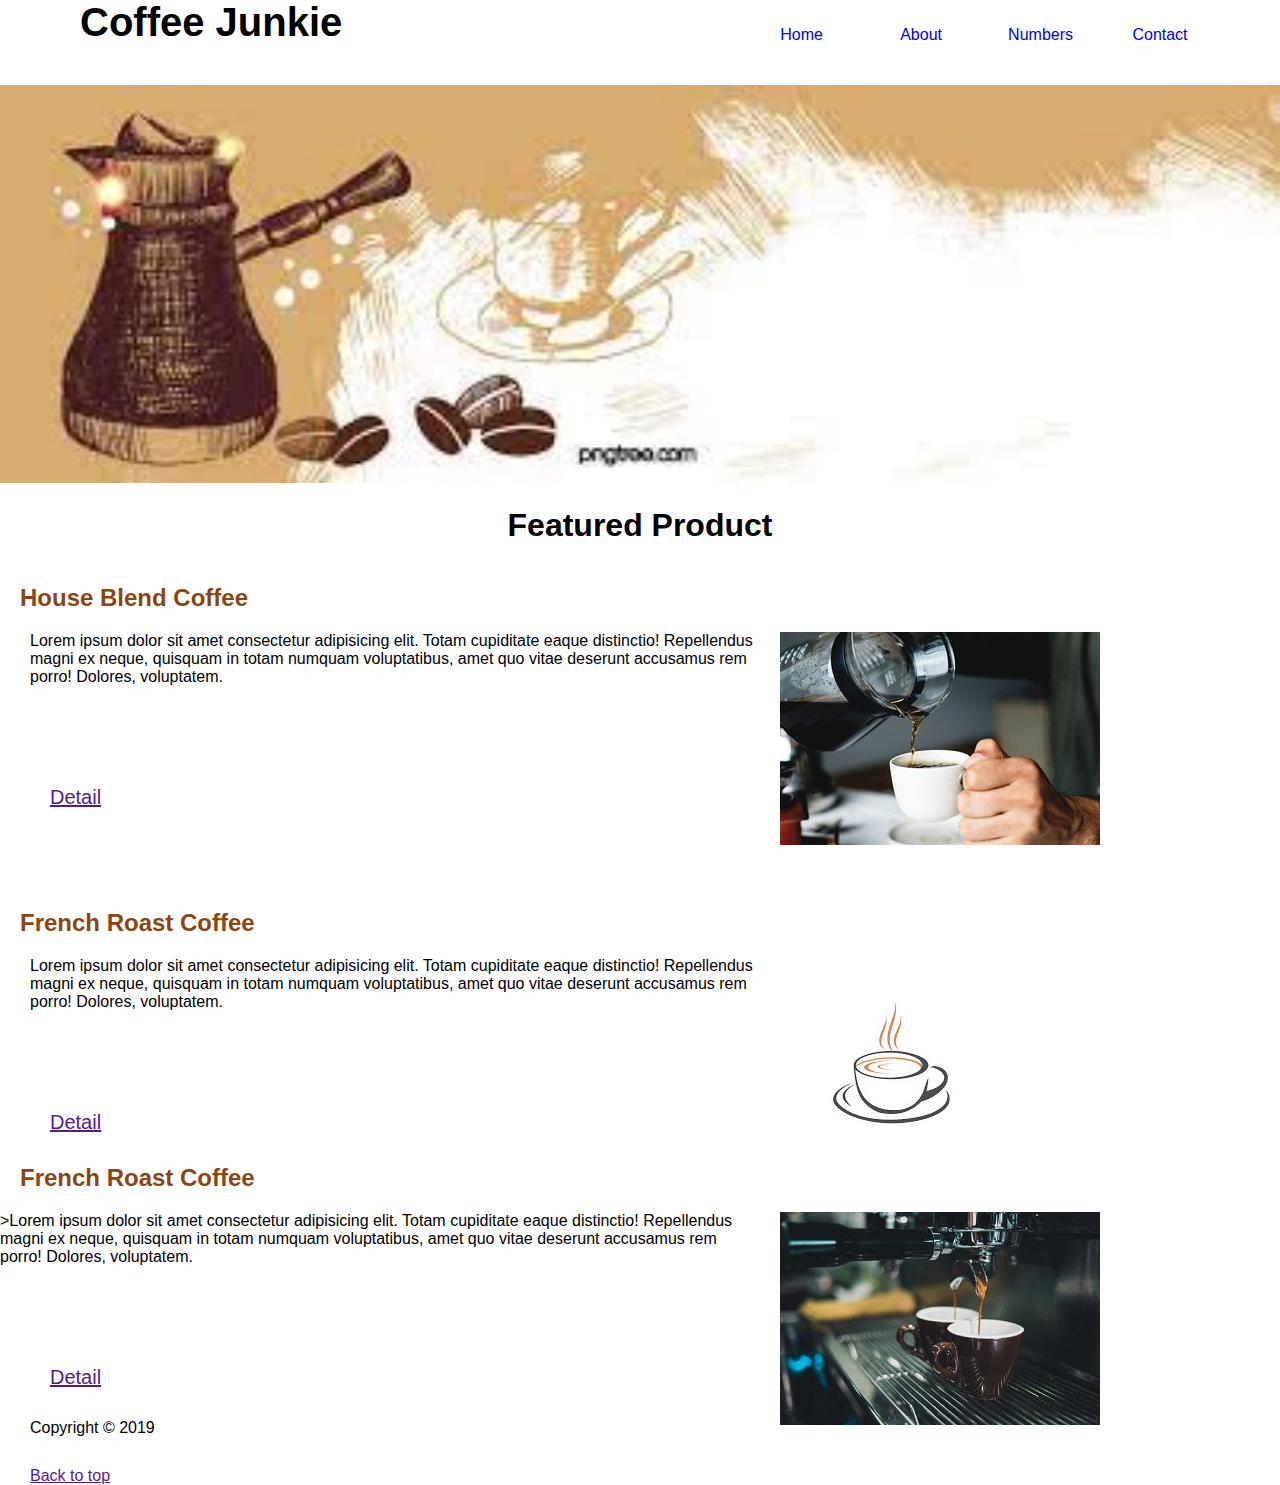
<file: index.html>
<!DOCTYPE html>
<html lang="en">
<head>
    <meta charset="UTF-8">
    <meta http-equiv="X-UA-Compatible" content="IE=edge">
    <meta name="viewport" content="width=, initial-scale=1.0">
    <title>Document</title>
    <link rel="stylesheet" href="index.css">
</head>
<body>
    <!-- <img width="300px" src="./images/692a0f0cdd1d2f43760c.jpg"> -->
    <h3>Coffee Junkie</h3>
    <ul>
        <li><a href="index.html">Home</a></li>
        <li><a href="about.html">About</a></li>
        <li><a href="numbers.html">Numbers</a></li>
        <li><a href="contact.html">Contact</a></li>
    </ul>
    <img width="100%" src="./images/tải xuống.jpg">
    <h1>Featured Product</h1>
    <h2>House Blend Coffee </h2>
    <div class="house-blend">
        <p style="float: right; width: 500px;padding-left: 20px;"><img src="./images/3596aabf78ae8af0d3bf.jpg"></p>
        <p style="margin-left:30px;">Lorem ipsum dolor sit amet consectetur adipisicing elit. Totam cupiditate eaque distinctio! 
            Repellendus magni ex neque, quisquam in totam numquam voluptatibus, amet quo vitae deserunt accusamus rem porro! Dolores, voluptatem.</p>
        <p style="margin-top:100px; margin-left: 50px;font-size: 20px;" ><a href="">Detail</a></p>
    </div>
    <h2 style="margin-top:100px;">French Roast Coffee</h2>
    <div>
        <p style="float: right; width: 500px;padding-left: 20px;"><img src="./images/c03ec9171b06e958b017.jpg"></p>
        <p style="margin-left:30px;">Lorem ipsum dolor sit amet consectetur adipisicing elit. Totam cupiditate eaque distinctio! 
            Repellendus magni ex neque, quisquam in totam numquam voluptatibus, amet quo vitae deserunt accusamus rem porro! Dolores, voluptatem.</p>
        <p style="margin-top:100px; margin-left: 50px;font-size: 20px;" ><a href="">Detail</a></p>
    </div>
    <h2>French Roast Coffee</h2>
    <div>
        <p style="float: right; width: 500px;padding-left: 20px;"><img src="./images/cda3c18a139be1c5b88a.jpg"></p>
        <p style="margin-left:30px;"></p>>Lorem ipsum dolor sit amet consectetur adipisicing elit. Totam cupiditate eaque distinctio! 
            Repellendus magni ex neque, quisquam in totam numquam voluptatibus, amet quo vitae deserunt accusamus rem porro! Dolores, voluptatem.</p>
        <p  style="margin-top:100px; margin-left: 50px;font-size: 20px;"><a href="">Detail</a></p>
    </div>
    <div>
        <p style="margin-top: 30px;margin-left: 30px;">Copyright &#169 2019</p>
        <p style="margin-top: 30px;margin-left: 30px;"><a href=""> Back to top</a></p>
    </div>
    
</body>
</html>
</file>
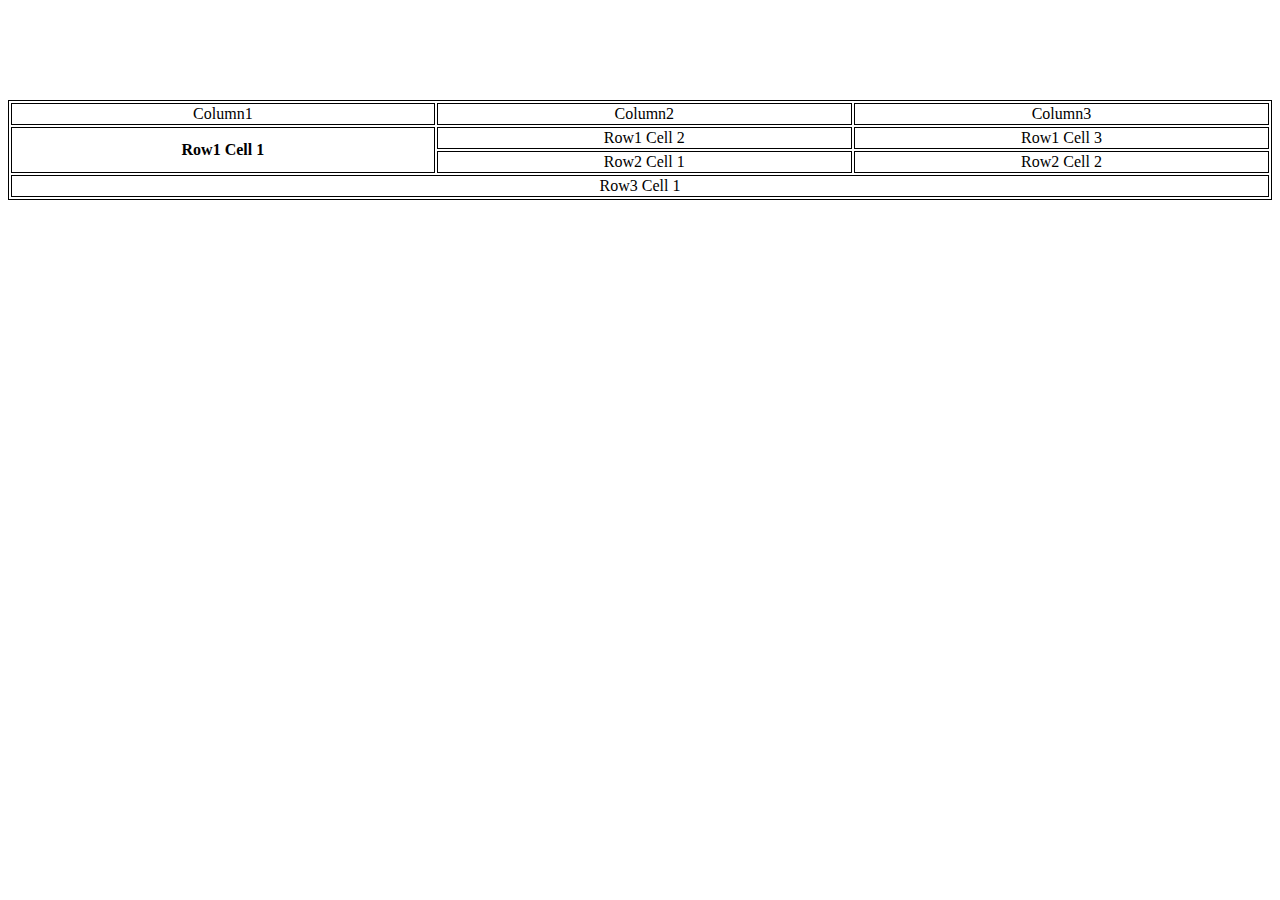
<file: Buoi1/index.html>
<!DOCTYPE html>
<html lang="en">
<head>
    <meta charset="UTF-8">
    <meta http-equiv="X-UA-Compatible" content="IE=edge">
    <meta name="viewport" content="width=device-width, initial-scale=1.0">
    <title>Table</title>
    <style>
    table{
        width: 100%;
        text-align: center;
        margin-top: 100px;
    }
    table, th, td   {
        border: 1px solid black;
    }
    </style>
</head>

<body>
    <table>
        <tr>
            <td>Column1</td>
            <td>Column2</td>
            <td>Column3</td>
        </tr>
        <tr>
            <th rowspan="2">Row1 Cell 1</th>
            <td>Row1 Cell 2</td>
            <td>Row1 Cell 3 </td>
        </tr>
        <tr >
            <td>Row2 Cell 1</td>
            <td>Row2 Cell 2</td>
        </tr>
        <tr>
            <td colspan="3" style="text-align: center;" >Row3 Cell 1</td>
        </tr>
    </table>
    
</body>
</html>
</file>
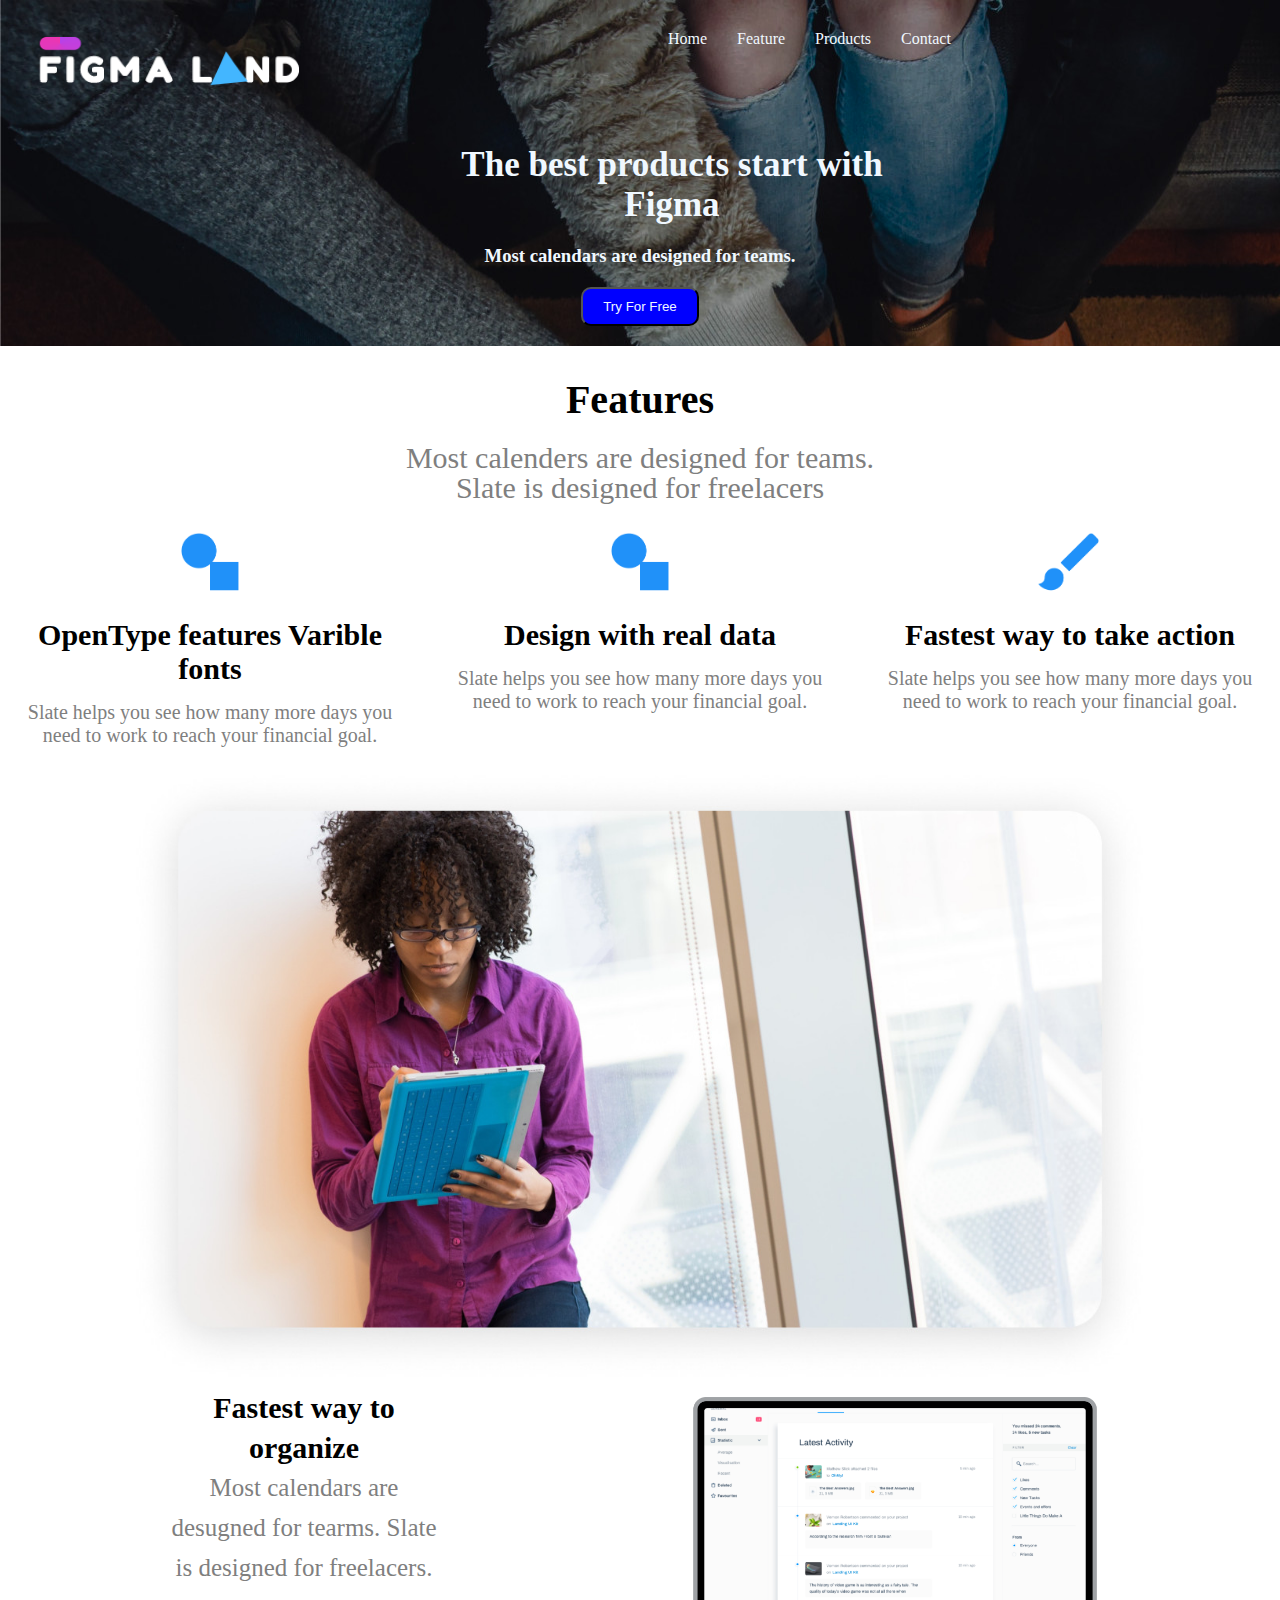
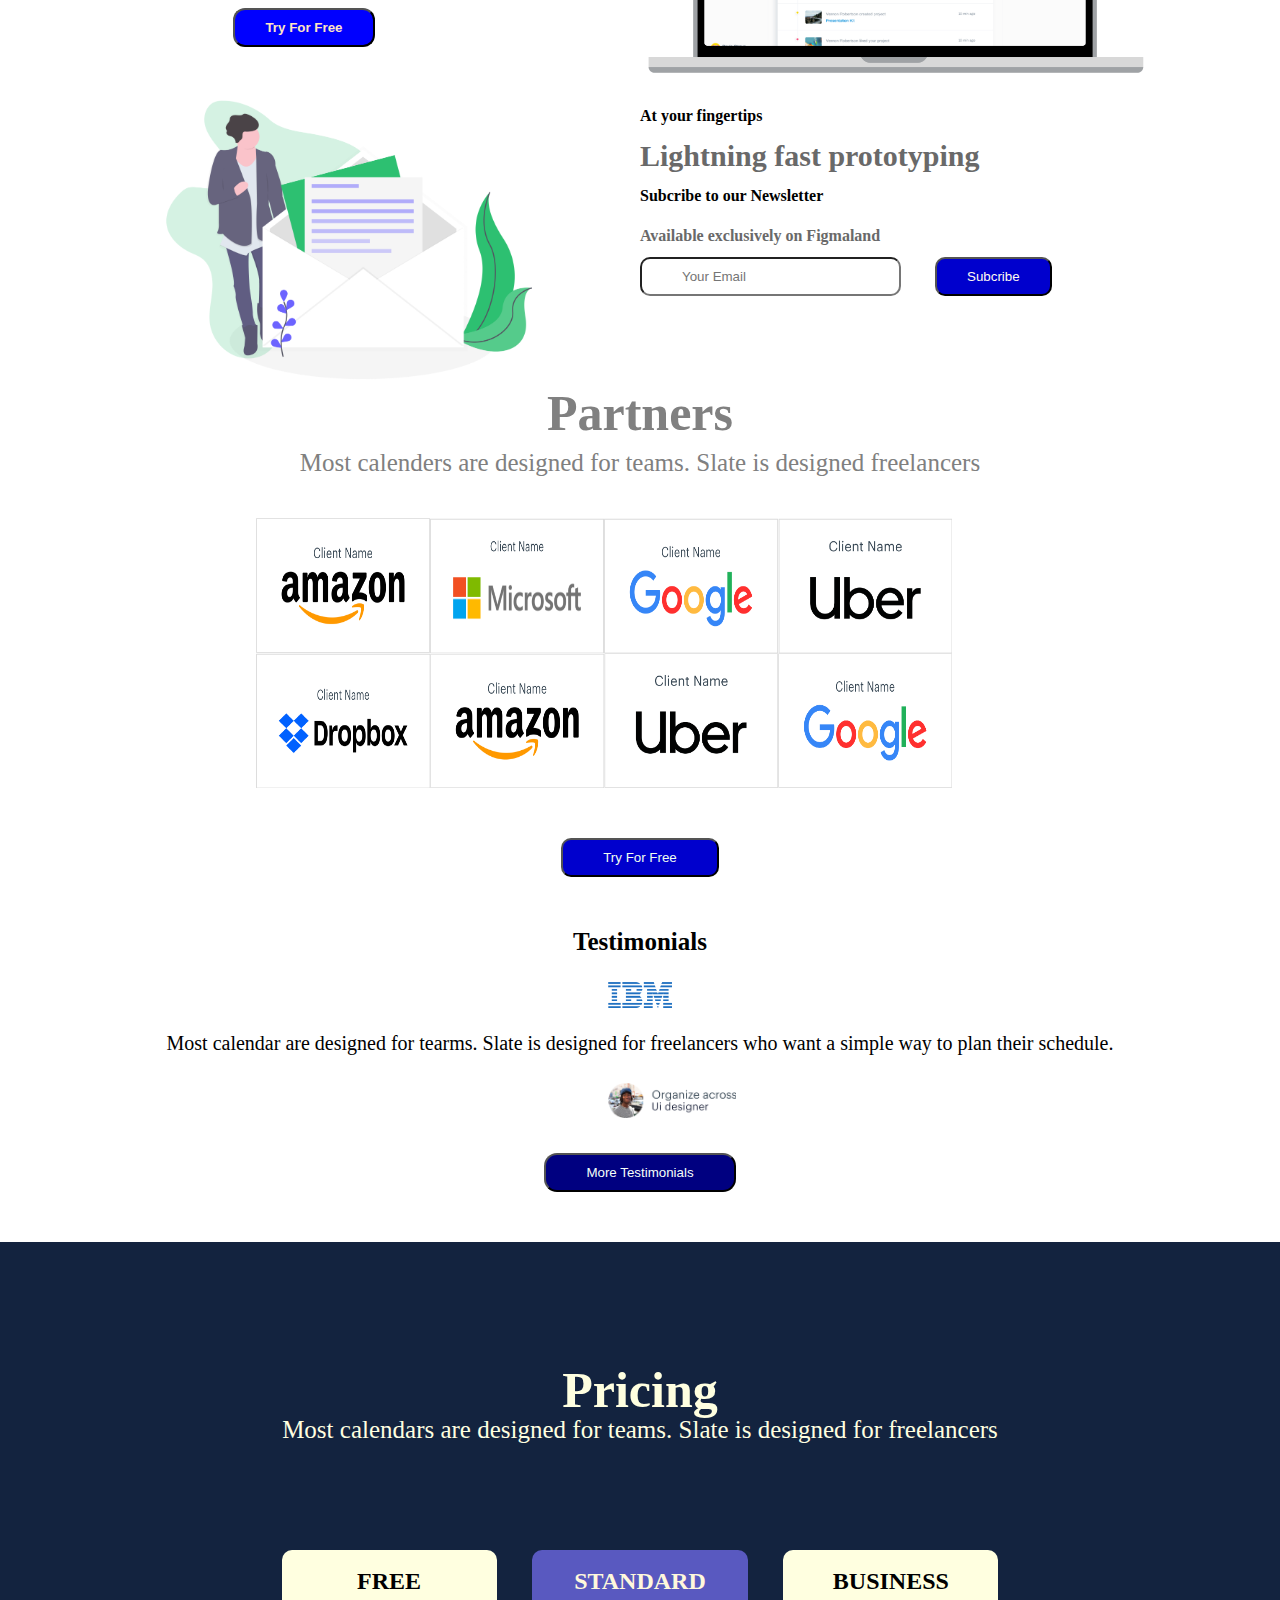
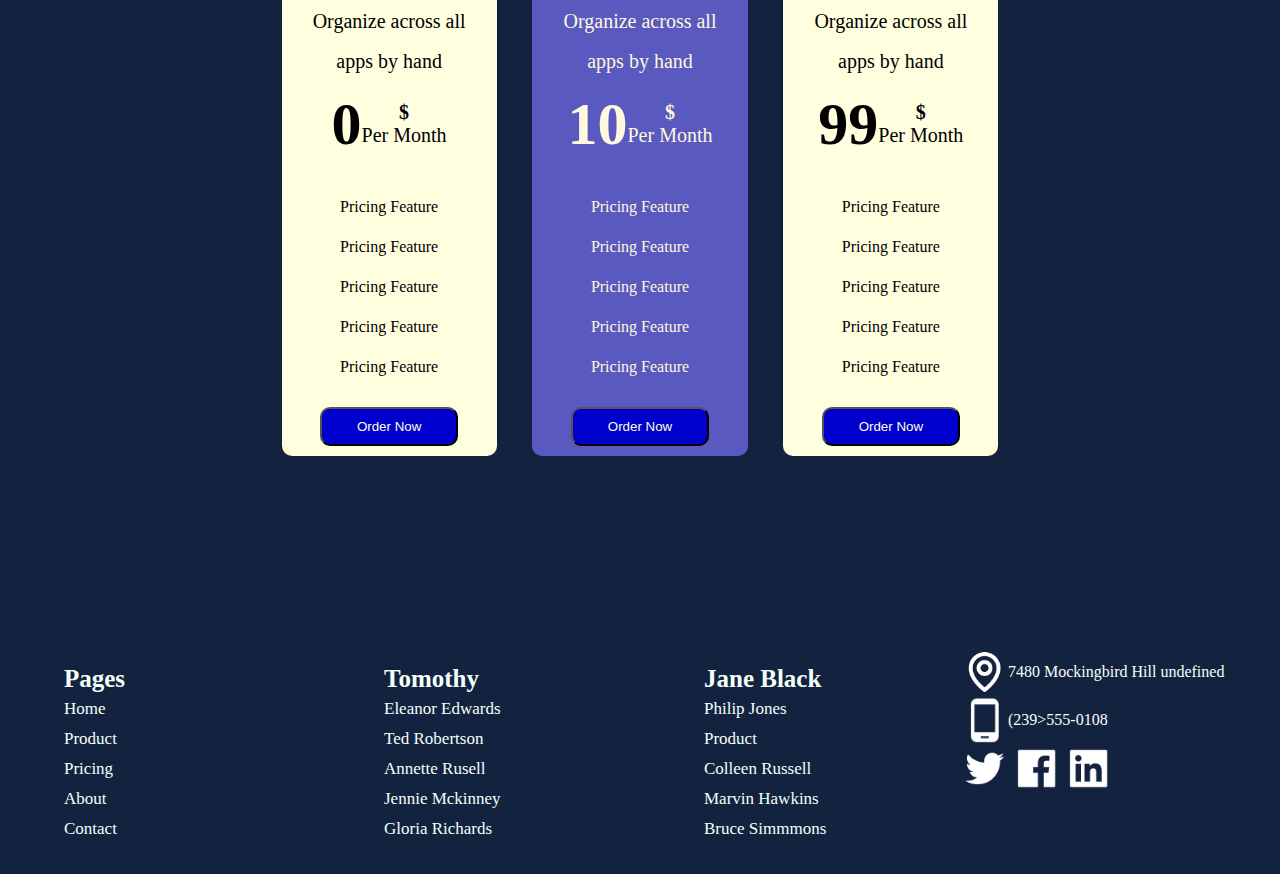
<file: Buoi5/index.html>
<!DOCTYPE html>
<html lang="en">
<head>
    <meta charset="UTF-8">
    <meta http-equiv="X-UA-Compatible" content="IE=edge">
    <meta name="viewport" content="width=device-width, initial-scale=1.0">
    <title>Document</title>
    <link rel="stylesheet" href="css/style.css">
</head>
<body>
    <!-- header -->
    <div class="header">
        <div class="figma-land">
            <div class="head-top">
                <div class="logo">
                    <img src="./images/dark.png">
                </div>
            </div>
            <div class="menu">
                <nav>
                    <ul>
                        <li><a href="">Home</a></li>
                        <li><a href="">Feature</a></li>
                        <li><a href="">Products</a></li>
                        <li><a href="">Contact</a></li>
                    </ul>
                </nav>
            </div>
            <div class="burger">
                <div class="line1"></div>
                <div class="line2"></div>
                <div class="line3"></div>
            </div>
        </div>
        
        <div class="letter">
            <h1>The best products start with Figma</h1>
            <h3>Most calendars are designed for teams.</h3>
            <input type="button" value="Try For Free">
        </div>
    </div>
    
    <!-- feature -->
    <section class="feature">
        <div class="container">
            <div class="letter1">
                <h1>Features</h1>
                <p>Most calenders are designed for teams.</p>
                <p>Slate is designed for freelacers</p>
            </div>
            <div class="grids">
                <div class="font-data">
                    <div class="icon">
                        <img src="./images/mdi_drawing.png">
                    </div>
                    <div class="open">
                        <p>OpenType features Varible fonts</p>
                    </div>
                    <div class="slate">
                        <p>Slate helps you see how many more days you need to work to reach your financial goal.</p>
                    </div>
                </div>
                <div class="font-data">
                    <div class="icon">
                        <img src="./images/mdi_drawing.png">
                    </div>
                    <div class="open">
                        <p>Design with real data</p>
                    </div>
                    <div class="slate">
                        <p>Slate helps you see how many more days you need to work to reach your financial goal.</p>
                    </div>
                </div>
                <div class="font-data">
                    <div class="icon">
                        <img src="./images/mdi_brush.png">
                    </div>
                    <div class="open">
                        <p>Fastest way to take action</p>
                    </div>
                    <div class="slate">
                        <p>Slate helps you see how many more days you need to work to reach your financial goal.</p>
                    </div>
                </div>
            </div>
            <div class="img-video">
                <img src="./images/video.jpg" alt="">
            </div>
        </div>
    </section>

    <section class="organize">
        <div class="grid2"> 
            <div class="o-left">
                <h1>Fastest way to organize</h1>
                <p>Most calendars are desugned for tearms. Slate is designed for freelacers.</p>
                <input type="button" value="Try For Free">
            </div>
            <div class="o-right">
                <img src="./images/screen.png" alt="">
            </div>
        </div>
    </section>

    <section class="organext">
        <div class="grid3">
            <div class="n-left">
                <img src="./images/left-container.png" alt="">
            </div>
            <div class="n-right">
                <p>At your fingertips</p>
                <h1>Lightning fast prototyping</h1>
                <p>Subcribe to our Newsletter</p>
                <p id="letter">Available exclusively on Figmaland</p>
                <div class="log-email">
                    <input id="logmail" type="text" name="email" placeholder="Your Email">
                    <input id="loin" type="button" value="Subcribe">
                </div>
            </div>
        </div>
    </section>

    <section class="partners">
        <div class="consist">
            <div class="c-head">
                <h1>Partners</h1>
                <p>Most calenders are designed for teams. Slate is designed freelancers</p>
            </div>
            <div class="c-picture">
                <div class="picture1">
                     <img src="./images/@ partner-style-2 (1).png">
                     <img src="./images/@ partner-style-2 (2).png">
                     <img src="./images/@ partner-style-2.png">
                     <img src="./images/@ partner-style-2 (3).png">
                </div>
                <div class="picture2">
                    <img src="./images/logo1.png">
                    <img src="./images/logo2.png">
                    <img src="./images/logo3.png">
                    <img src="./images/logo4.png">
                </div>
            </div>
            <div class="c-forme">
                <input type="button" value="Try For Free">
            </div>
        </div>
    </section>

    <section class="showline">
        <div class="monials">
            <h2>Testimonials</h2>
            <div id="large"><img src="./images/logos_ibm.png" alt=""></div>
            <p>Most calendar are designed for tearms. Slate is designed for freelancers who want a simple way to plan their schedule.</p>
            <img style="margin-left: 5%; margin-top: 20px" src="./images/client.png">
            <div class="more"><input type="button" value="More Testimonials"></div>
        </div>
    </section>

    <section class="big-show">
        <div class="price">
            <div class="b-header">
                <h1>Pricing</h1>
                <p>Most calendars are designed for teams. Slate is designed for freelancers</p>
            </div>
            <div class="b-grids">
                 <div class="free">
                    <div class="o-title">
                        <h2>FREE</h2>
                        <p>Organize across all apps by hand</p>
                    </div>
                    <div class="money">
                        <div class="figure">0</div>
                        <div class="pers">
                            <div class="dola">$</div>
                            <div class="leter">Per Month</div>
                        </div>
                    </div>
                    <div class="feature">
                        <p>Pricing Feature</p>
                        <p>Pricing Feature</p>
                        <p>Pricing Feature</p>
                        <p>Pricing Feature</p>
                        <p>Pricing Feature</p>
                    </div>
                    <div class="order">
                        <input type="button" value="Order Now">
                    </div>
                 </div>
                 <div class="free" id="standard" style="background-color:rgb(89, 89, 192);color: cornsilk;">
                    <div class="o-title">
                        <h2>STANDARD</h2>
                        <p>Organize across all apps by hand</p>
                    </div>
                    <div class="money">
                        <div class="figure">10</div>
                        <div class="pers">
                            <div class="dola">$</div>
                            <div class="leter">Per Month</div>
                        </div>
                    </div>
                    <div class="feature">
                        <p>Pricing Feature</p>
                        <p>Pricing Feature</p>
                        <p>Pricing Feature</p>
                        <p>Pricing Feature</p>
                        <p>Pricing Feature</p>
                    </div>
                    <div class="order">
                        <input type="button" value="Order Now">
                    </div>
                 </div>
                 <div class="free">
                    <div class="o-title">
                        <h2>BUSINESS</h2>
                        <p>Organize across all apps by hand</p>
                    </div>
                    <div class="money">
                        <div class="figure">99</div>
                        <div class="pers">
                            <div class="dola">$</div>
                            <div class="leter">Per Month</div>
                        </div>
                    </div>
                    <div class="feature">
                        <p>Pricing Feature</p>
                        <p>Pricing Feature</p>
                        <p>Pricing Feature</p>
                        <p>Pricing Feature</p>
                        <p>Pricing Feature</p>
                    </div>
                    <div class="order">
                        <input type="button" value="Order Now">
                    </div>
                 </div>
            </div>
        </div>
    </section>
    <!-- footer -->
    <section class="footer">
        <div class="grid-show">
            <div class="location">
                <div class="p-title"> Pages</div>
                <div class="part">
                    <p>Home</p>
                    <p>Product</p>
                    <p>Pricing</p>
                    <p>About</p>
                    <p>Contact</p>
                </div>
            </div>
            <div class="location">
                <div class="p-title"> Tomothy</div>
                <div class="part">
                    <p>Eleanor Edwards</p>
                    <p>Ted Robertson</p>
                    <p>Annette Rusell</p>
                    <p>Jennie Mckinney</p>
                    <p>Gloria Richards</p>
                </div>
            </div>
            <div class="location">
                <div class="p-title">Jane Black</div>
                <div class="part">
                    <p>Philip Jones</p>
                    <p>Product</p>
                    <p>Colleen Russell</p>
                    <p>Marvin Hawkins</p>
                    <p>Bruce Simmmons</p>
                </div>
            </div>
            <div class="icons">
                <div class="logo1">
                   <img src="./images/bx_bx-map.png" alt="">
                   <p>7480 Mockingbird Hill undefined</p>
                </div>
                <div class="logo2">
                    <img src="./images/ic_baseline-phone-android.png" alt="">
                    <p>(239>555-0108</p>
                </div>
                <div class="logo3">
                    <img src="./images/ant-design_twitter-outlined.png">
                    <img src="./images/ant-design_facebook-filled.png">
                    <img src="./images/ant-design_linkedin-filled.png">
                </div>
            </div>
        </div>
    </section>
</body>
</html>
</file>
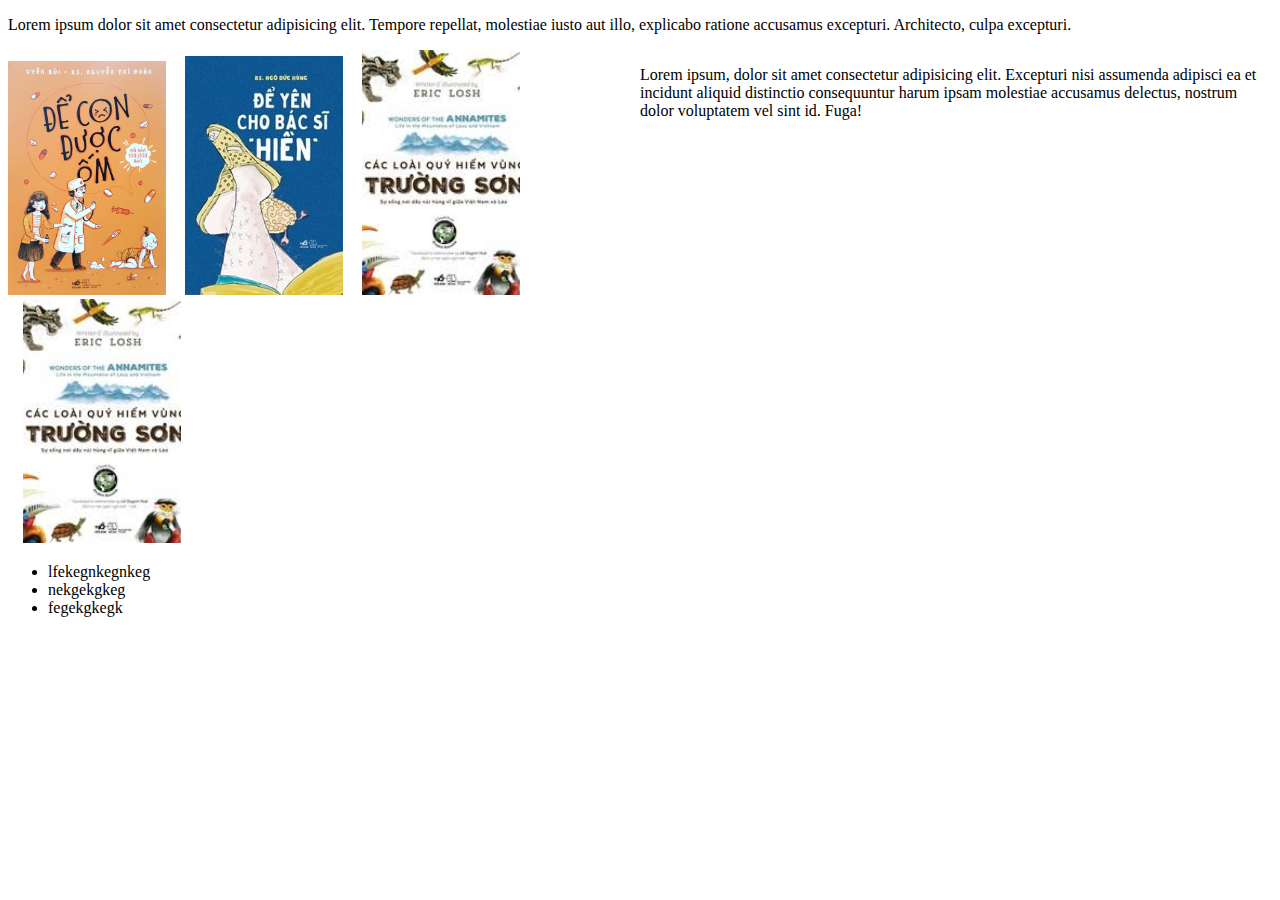
<file: Buoi1/index2.html>
<!DOCTYPE html>
<html lang="en">
<head>
    <meta charset="UTF-8">
    <meta http-equiv="X-UA-Compatible" content="IE=edge">
    <meta name="viewport" content="width=device-width, initial-scale=1.0">
    <title>Cat anh</title>
</head>
<body>
    <p>Lorem ipsum dolor sit amet consectetur adipisicing elit. Tempore repellat, molestiae iusto aut illo, 
        explicabo ratione accusamus excepturi. Architecto, culpa excepturi.</p>
    <div style="display:grid; grid-template-columns: 50% 50%">
        <div>
            <img src="./image/banchay3.jpg" alt="" width="25%">
            <img src="./image/banchay4.jpg" alt="" width="25%" style="margin-left:15px">
            <img src="./image/banchay5.jpeg" alt="" width=25%" style="margin-left:15px">
            <img src="./image/banchay5.jpeg" alt="" width="25%" style="margin-left:15px">
        </div>
        
        <p style="float:left;">Lorem ipsum, dolor sit amet consectetur adipisicing elit. Excepturi nisi assumenda adipisci ea et incidunt aliquid distinctio consequuntur harum ipsam molestiae accusamus delectus, nostrum dolor voluptatem vel sint id. 
            Fuga!</p>
    </div>
    <ul>
        <li>lfekegnkegnkeg</li>
        <li>nekgekgkeg</li>
        <li>fegekgkegk</li>
    </ul>
    


</body>
</html>
</file>
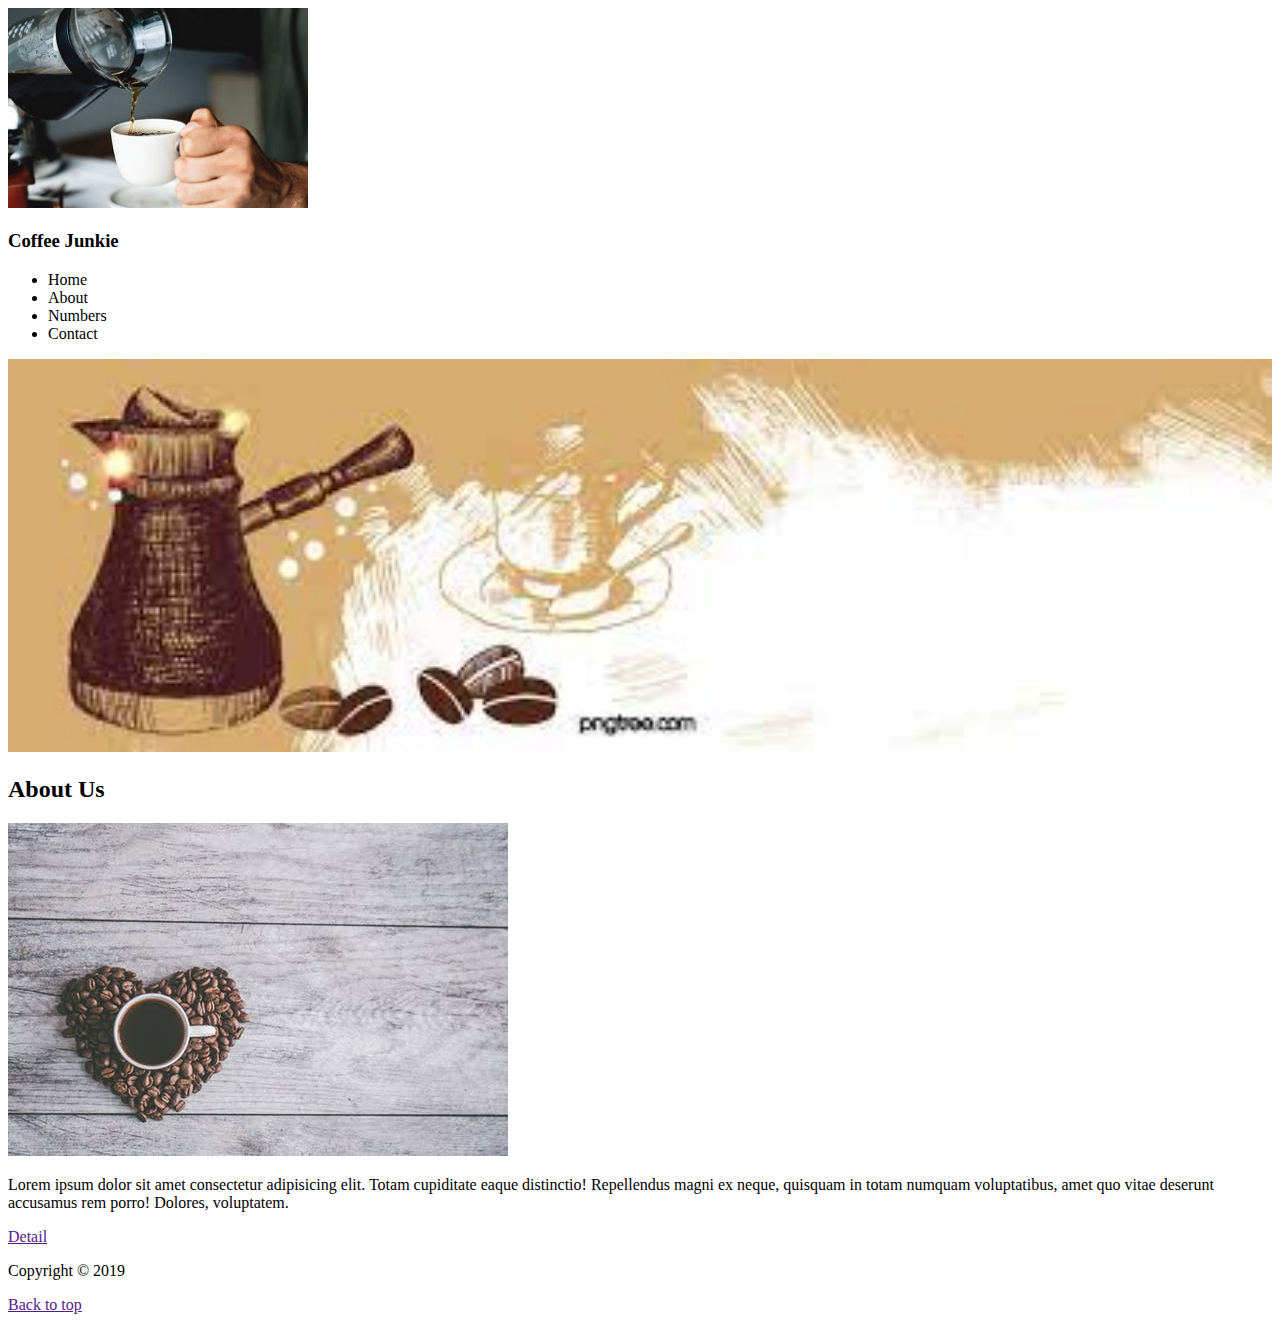
<file: pages/about.html>
<!DOCTYPE html>
<html lang="en">
<head>
    <meta charset="UTF-8">
    <meta http-equiv="X-UA-Compatible" content="IE=edge">
    <meta name="viewport" content="width=device-width, initial-scale=1.0">
    <title>Document</title>
</head>
<body>
    <img width="300px" src="./images/3596aabf78ae8af0d3bf.jpg">
    <h3>Coffee Junkie</h3>
    <ul>
        <li><a>Home</a></li>
        <li><a>About</a></li>
        <li><a>Numbers</a></li>
        <li><a>Contact</a></li>
    </ul>
    <img width="100%" src="./images/tải xuống.jpg">
    <h2>About Us </h2>
    <div>
        <p><img src="./images/692a0f0cdd1d2f43760c.jpg"></p>
        <p>Lorem ipsum dolor sit amet consectetur adipisicing elit. Totam cupiditate eaque distinctio! 
            Repellendus magni ex neque, quisquam in totam numquam voluptatibus, amet quo vitae deserunt accusamus rem porro! Dolores, voluptatem.</p>
        <p><a href="">Detail</a></p>
    </div>
    <div>
        <p>Copyright &#169 2019</p>
        <p><a href=""> Back to top</a></p>
    </div>
</body>
</html>
</file>
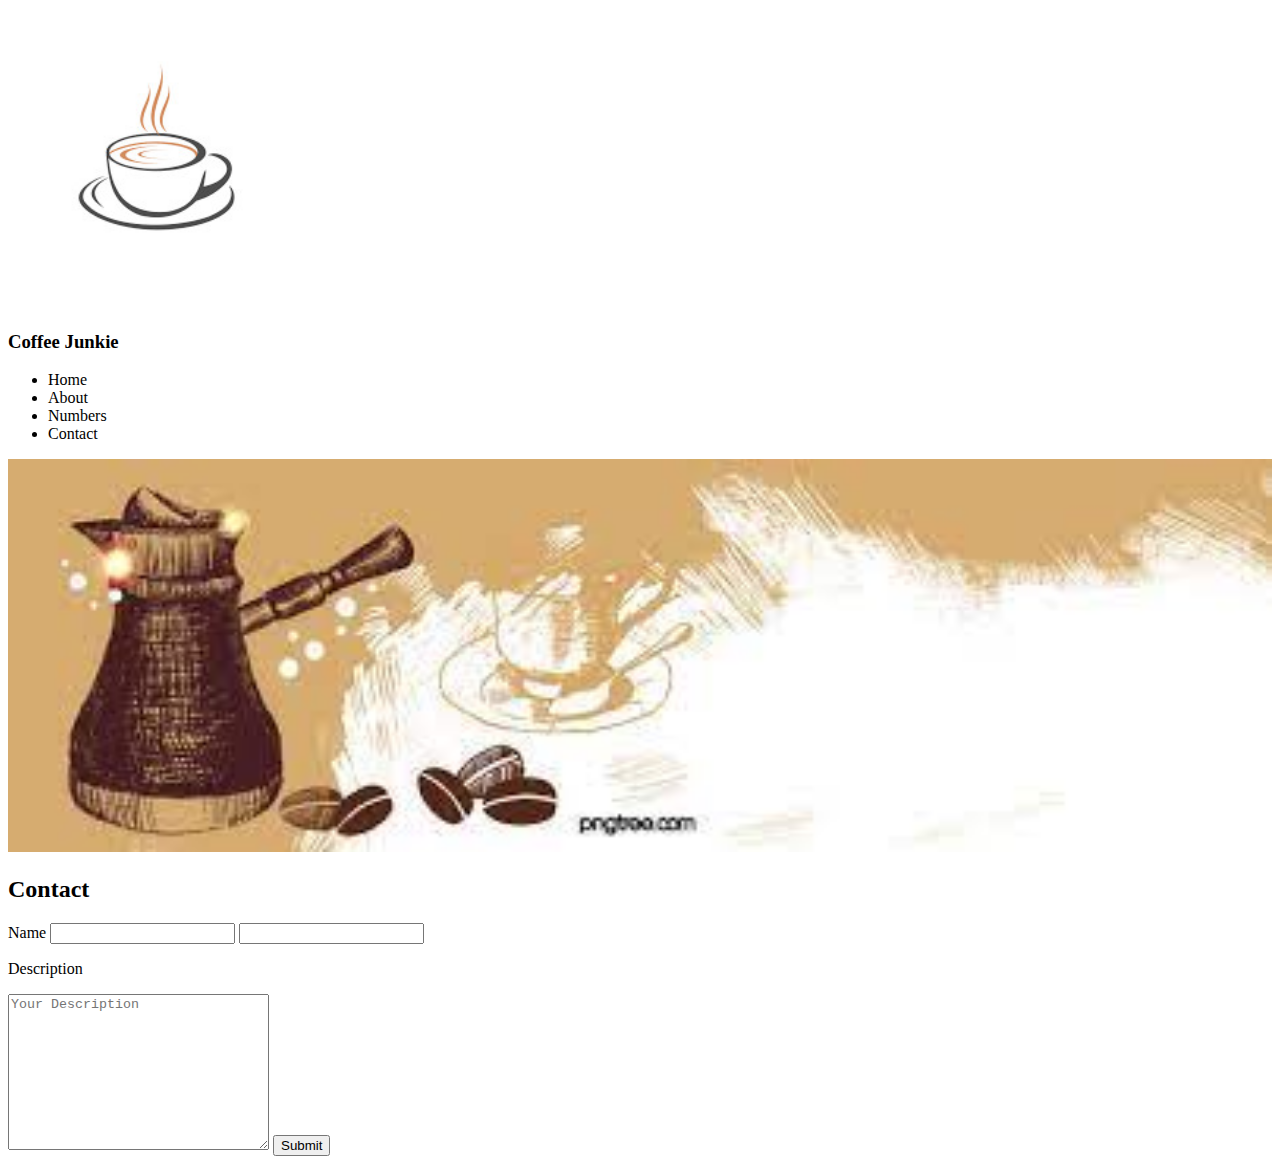
<file: pages/contact.html>
<!DOCTYPE html>
<html lang="en">
<head>
    <meta charset="UTF-8">
    <meta http-equiv="X-UA-Compatible" content="IE=edge">
    <meta name="viewport" content="width=device-width, initial-scale=1.0">
    <title>Document</title>
</head>
<body>
    <img width="300px" src="./images/c03ec9171b06e958b017.jpg">
    <h3>Coffee Junkie</h3>
    <ul>
        <li><a>Home</a></li>
        <li><a>About</a></li>
        <li><a>Numbers</a></li>
        <li><a>Contact</a></li>
    </ul>
    <img width="100%" src="./images/tải xuống.jpg">
    <h2>Contact</h2>
    <label for="name">Name</label>
    <input type="text" name="name" value="">
    <input type="text" name="email" value="">
    <p>Description</p>
    <textarea name="" id="" cols="30" rows="10" placeholder="Your Description"></textarea>
    <input type="submit" name="name" value="Submit">
</body>
</html>
</file>
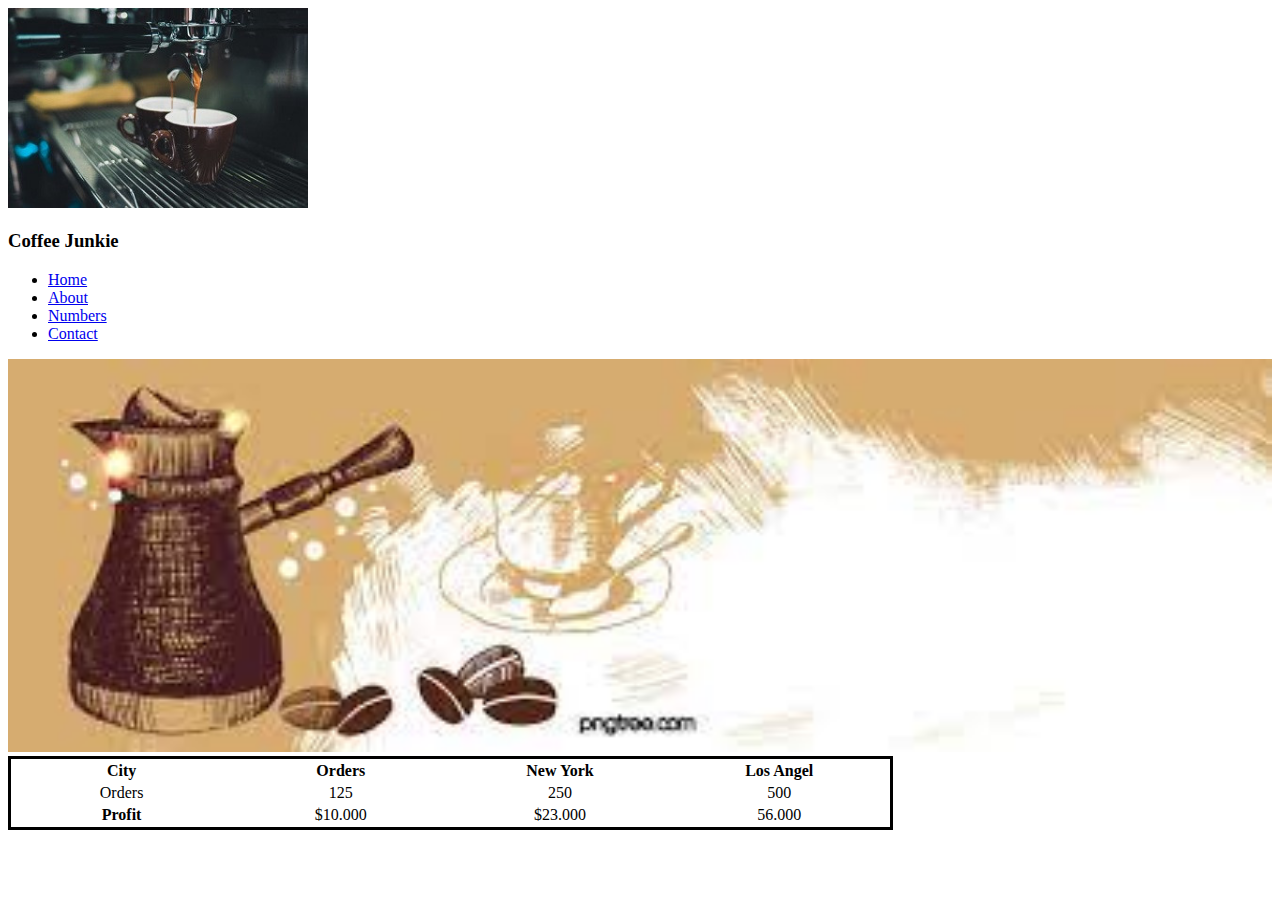
<file: pages/numbers.html>
<!DOCTYPE html>
<html lang="en">
<head>
    <meta charset="UTF-8">
    <meta http-equiv="X-UA-Compatible" content="IE=edge">
    <meta name="viewport" content="width=device-width, initial-scale=1.0">
    <title>Document</title>
</head>
<style>
    table {
        border: 3px solid black;
        width: 70%;
        ;
    }
    table tr td{
        width:70px;
        text-align: center;
    }
    
</style>
<body>
    <img width="300px" src="./images/cda3c18a139be1c5b88a.jpg">
    <h3>Coffee Junkie</h3>
    <ul>
        <li><a href="index.html">Home</a></li>
        <li><a href="about.html">About</a></li>
        <li><a href="numbers.html">Numbers</a></li>
        <li><a href="contact.html">Contact</a></li>
    </ul>
    <img width="100%" src="./images/tải xuống.jpg">
    <table>
        <tr >
            <th>City</th>
            <th>Orders</th>
            <th>New York</th>
            <th>Los Angel</th>
        </tr>
        <tr>
            <td>Orders</td>
            <td>125</td>
            <td>250</td>
            <td>500</td>
        </tr>
        <tr>
            <th>Profit</th>
            <td>$10.000</td>
            <td>$23.000</td>
            <td>56.000</td>
        </tr>
    </table>
</body>
</html>
</file>
<file: index.css>
* {
    margin: 0;
    padding:0;
}
body {
    font-family: sans-serif;
}
h3 {
    font-size: 40px;
    margin-left: 80px;
}
ul {
    list-style-type: none;
    text-align: center;
    float: right;
    margin-top: -30px;
    padding-bottom: 30px;
    margin-right: 60px;
}

li {
    display: inline-block;
    width: 120px;
    height: 40px;
    line-height: 40px;
    margin-left: -5px;
}
li a {
    text-decoration: none;
}
h1 {
    margin-top: 20px;
    margin-bottom: 40px;
    text-align: center;
}
h2 {
    margin-bottom: 20px;
    margin-left: 20px;
    color: saddlebrown;
    margin-top: 30px;
}
</file>
<file: Buoi5/css/style.css>
* {
    box-sizing: border-box;
    padding: 0;
    margin: 0;
}
.header {
    width: 100%;
    background: url("../images/background.jpg");
}
.figma-land {
    display: flex;
}
.figma-land img {
    width: 50%;
    margin-left: 20px;
}
.menu nav {
    /* padding-top: 20px; */
    padding: 15px;
}
.menu nav ul {
    display: flex;
    justify-content: space-around;
}
.menu nav ul li { 
    list-style-type: none;
    margin: 15px;
}
nav ul li a {
    text-decoration: none;
    color: aliceblue;
}
.letter {
    color: aliceblue;
    text-align: center;
}
.letter h1 {
    font-size: 35px;
    width: 35%;
    margin: 20px;
    margin-left: 35%;
}
.letter input {
    margin: 20px;
    color: aliceblue;
    background-color: blue;
    padding: 10px 20px;
    border-radius: 10px;
}
.header .burger {
    margin-top: 20px;
    margin-right: 10px;
    /* margin-left: 0; */
    display: none;
}
.header .burger div {
    width: 25px;
    height: 4px;
    background-color: white;
    margin: 5px;
}
.feature {
    width: 100%;
}
.feature .letter1 {
    text-align: center;
    margin-top: 30px;
}
.letter1 h1 {
    font-size: 40px;
    margin-bottom: 20px;
}
.letter1 p {
    font-size: 30px;
    line-height: 30px;
    color: #7f7f7f;
}
.container .grids {
    display: grid;
    grid-template-columns: repeat(3, 1fr);
    gap: 10px;
}
.container .grids .font-data {
    margin: 20px 5%;
}
.grids .font-data .icon {
    text-align: center;
}
.grids .font-data .icon img {
    width: 20%;
}
.font-data .open p {
    font-size: 30px;
    font-weight: bold;
    margin: 15px;
    text-align: center;
}
.font-data .slate p{
    font-size: 20px;
    color: #7f7f7f;
    text-align: center;
}
.container .img-video {
    text-align: center;
}
.container .img-video img{
    width: 80%;
}
.organize {
    width: 100%;
}
.organize .grid2 {
    display: grid;
    grid-template-columns: repeat(2, 1fr);
    line-height: 40px;
}
.organize .grid2 .o-left {
    text-align: center;
    width: 45%;
    margin-left: 25%;
}
.grid2 .o-left input {
    padding: 10px 30px;
    font-weight: bold;
    color: bisque;
    background-color: blue;
    border-radius: 12px;
    margin-top: 20px;
}
.organize .grid2 .o-left h1 {
    font-size: 30px;
}
.organize .grid2 .o-left p {
    font-size: 25px;
    color: #7f7f7f;
}
.organize .grid2 .o-right img {
    width: 80%;
}
.organext .grid3 {
    display: grid;
    grid-template-columns: repeat(2, 1fr);
    margin: 0 8%;
}
.organext .grid3 .n-left img {
    width: 80%;
}
.organext .grid3 .n-right {
    line-height: 40px;
}
.grid3 .n-right h1 {
    font-size: 30px;
    color:dimgray;
}
.grid3 .n-right #letter {
    color: dimgray;
}
.organext .grid3 .n-right p {
    font-family: 20px;
    font-weight: bold;
}
.organext .grid3 .n-right .log-email #logmail {
    padding: 10px 40px;
    border-radius: 10px;
}
.organext .grid3 .n-right .log-email #loin {
    padding: 10px 30px;
    margin-left: 30px;
    color: floralwhite;
    background-color: mediumblue;
    border-radius: 10px;
}
.partners {
    width: 100%;
}
.partners .consist {
    text-align: center;
}
.partners .consist {
    line-height: 50px;
}
.partners .consist .c-head {
    font-size: 25px;
    color: gray;
}
.partners .consist .c-picture {
    margin-left: 20%;
    margin-top: 30px;
    margin-bottom: 30px;
}
.c-picture .picture1 {
    display: flex;
}
.c-picture .picture1 img {
    width: 17%;
    height: 15vh;
}
.c-picture .picture2 {
    display: flex;
}
.c-picture .picture2 img {
    width: 17%;
    height: 15vh;
}
.consist .c-forme input {
    padding: 10px 40px;
    color: honeydew;
    background-color: mediumblue;
    border-radius: 10px;
    margin-top: 20px;
}
.showline {
    width: 100%;
    margin-top: 40px;
    text-align: center;
    
}
.showline .monials {
    line-height: 40px;
    text-align: center;
}
.showline .monials img {
    width: 10%;
}
.showline .monials #large img {
    width: 5%;
}
.showline .monials h2 {
    font-size: 25px;
    margin: 20px;
}
.showline .monials p {
    font-size: 20px;
}
.showline .monials input {
    margin-top: 20px;
    padding: 10px 40px;
    color: mintcream;
    background-color: navy;
    border-radius: 13px;
}
.big-show {
    width: 100%;
    margin-top: 50px;
    background-color: #13233f;
    padding: 10% 10%;
    height: 100%;
}
.price {
    text-align: center;
}
.price .b-header {
    text-align: center;
    font-size: 25px;
    line-height: 40px;
    color: lightyellow;
    /* padding-top: 40px; */
}
.price .b-grids {
    margin-top: 40px;
    display: grid;
    grid-template-columns: repeat(3, 1fr);
    width: 70%;
    gap: 5%;
    margin-left: 15%;
    
}
.price .b-grids .free {
    margin-top: 60px;
    line-height: 40px;
    width: 100%;
    background-color: lightyellow;
    padding: 5% 5%;
    border-radius: 10px;
}
.free .o-title p {
    font-size: 20px;
}
.free .money {
    display: flex;
    justify-content: center;
    align-items: center;
    margin-bottom: 40px;
    margin-top: 20px;
}
.free .money .figure {
    font-size: 60px;
    font-weight: bolder;
}
.free .money .pers {
    line-height: normal;
}
.free .money .pers .dola {
    font-weight: bold;
    font-size: 20px;
}
.free .money .pers .leter {
    font-size: 20px;
}
.free .order input {
    padding: 10px 35px;
    color: lightyellow;
    background-color: mediumblue;
    border-radius: 10px;
    margin-top: 20px;
}
.free #standard {
    background-color: mediumblue;
    color: mintcream;
}
.footer {
    width: 100%;
}
.footer .grid-show {
    display: grid;
    grid-template-columns: repeat(4, 1fr);
    width: 100%;
    background-color: #13233f;
}
.grid-show .location {
    line-height: 30px;
    margin: 30px 20%;
    color: mintcream;
    margin-top: 25%;
}
.grid-show .location .p-title {
    font-size: 25px;
    font-weight: bold;
}
.grid-show .location .part {
    font-size: 17px;
}
.icons {
    /* line-height: 10px; */
    margin-top: 20%;
}
.icons p {
    color: mintcream;
}
.icons .logo1{
    display: flex;
    /* justify-content: center; */
    align-items: center;
}
.icons .logo2{
    display: flex;
    /* justify-content: center; */
    align-items: center;
}
.icons img {
    width: 15%;
}
@media screen and (max-width: 750px) {
    .figma-land img {
        width: 50%;
        margin-left: 0;
    }
    .menu nav{
        /* padding-top: 20px; */
        padding: 5px;
    }
    .menu nav ul {
        display: flex;
        flex-direction: column;
        margin-top: 40px;
        margin-left: 70%;
    }
    .header .burger {
        display: block;
    }
    .menu nav ul {
        display: none;
    }
    .burger .div:hover nav ul {
        display: block;
    }
    .container .grids {
        display: grid;
        grid-template-columns: repeat(1, 1fr);
    }
    .organize .grid2 {
        display: grid;
        grid-template-columns: repeat(1, 1fr);
        line-height: 40px;
    }
    .organize .grid2 .o-right img {
        margin-left: 10%;
        margin-top: 30px;
    }
    .organext .grid3 {
        display: grid;
        grid-template-columns: repeat(1, 1fr);
        width: 100%;
    }
    .organext .grid3 .n-right {
        text-align: center;
    }
    .organext .grid3 .n-right .log-email {
        display: grid;
        grid-template-columns: repeat(1, 1fr);
        width: 55%;
        margin-left: 20%;
        margin-top: 20px;
    
    }
    .grid3 .n-right .log-email #loin {
        width: 35%;
        margin-top: 20px;
    }
    .partners {
        width: 100%;
        margin-top: 30px;
        text-align: center;
    }
    .c-picture .picture1 {
        display: flex;
        flex-direction: column;
    }
    .c-picture .picture1 img {
        width: 60%;
        margin: 10px;
    }
    .c-picture .picture2 {
        display: flex;
        flex-direction: column;
    }
    .c-picture .picture2 img {
        width: 60%;
        margin: 10px;
    }
    .price .b-grids {
        margin-top: 40px;
        display: grid;
        grid-template-columns: repeat(1, 1fr);
        margin-left: 15%;
    }
    .footer .grid-show {
        display: grid;
        grid-template-columns: repeat(2, 1fr);
        width: 100%;
        background-color: #13233f;
        padding-top: 20%;
    }
}
</file>
